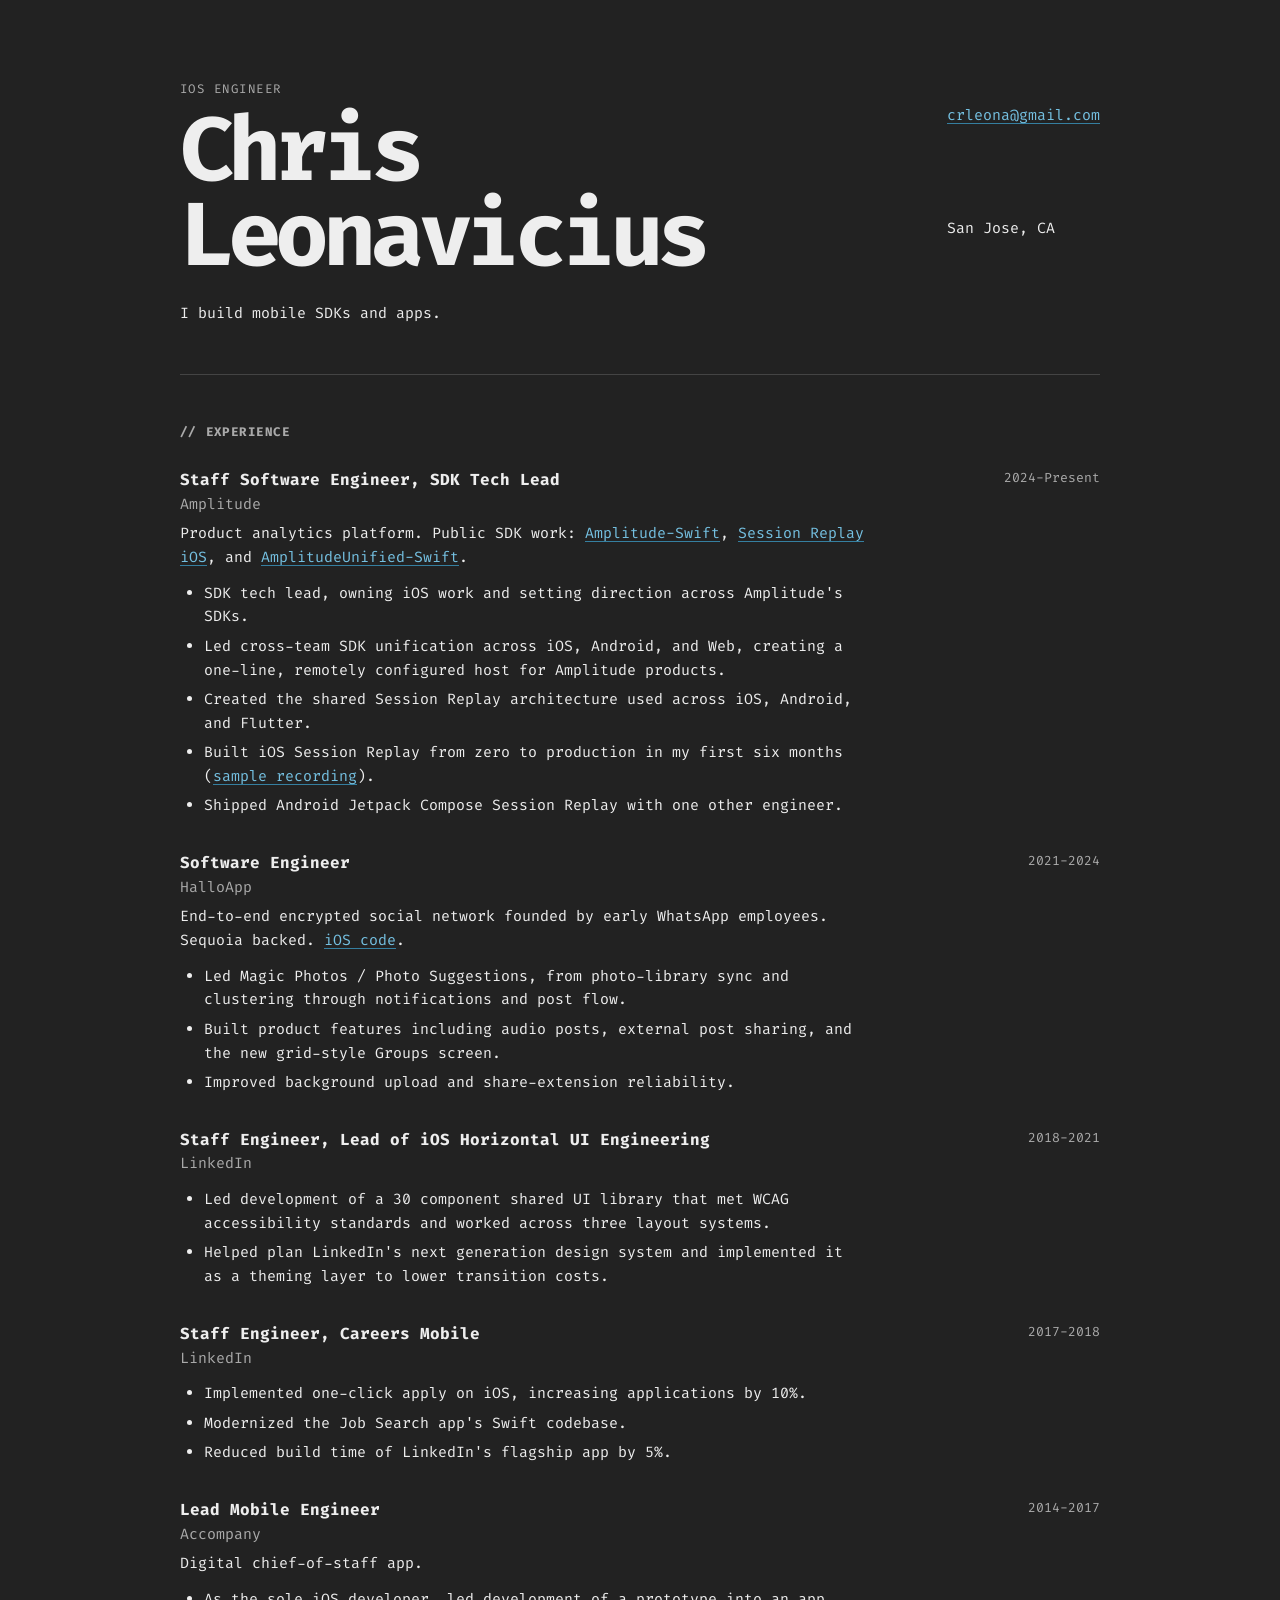
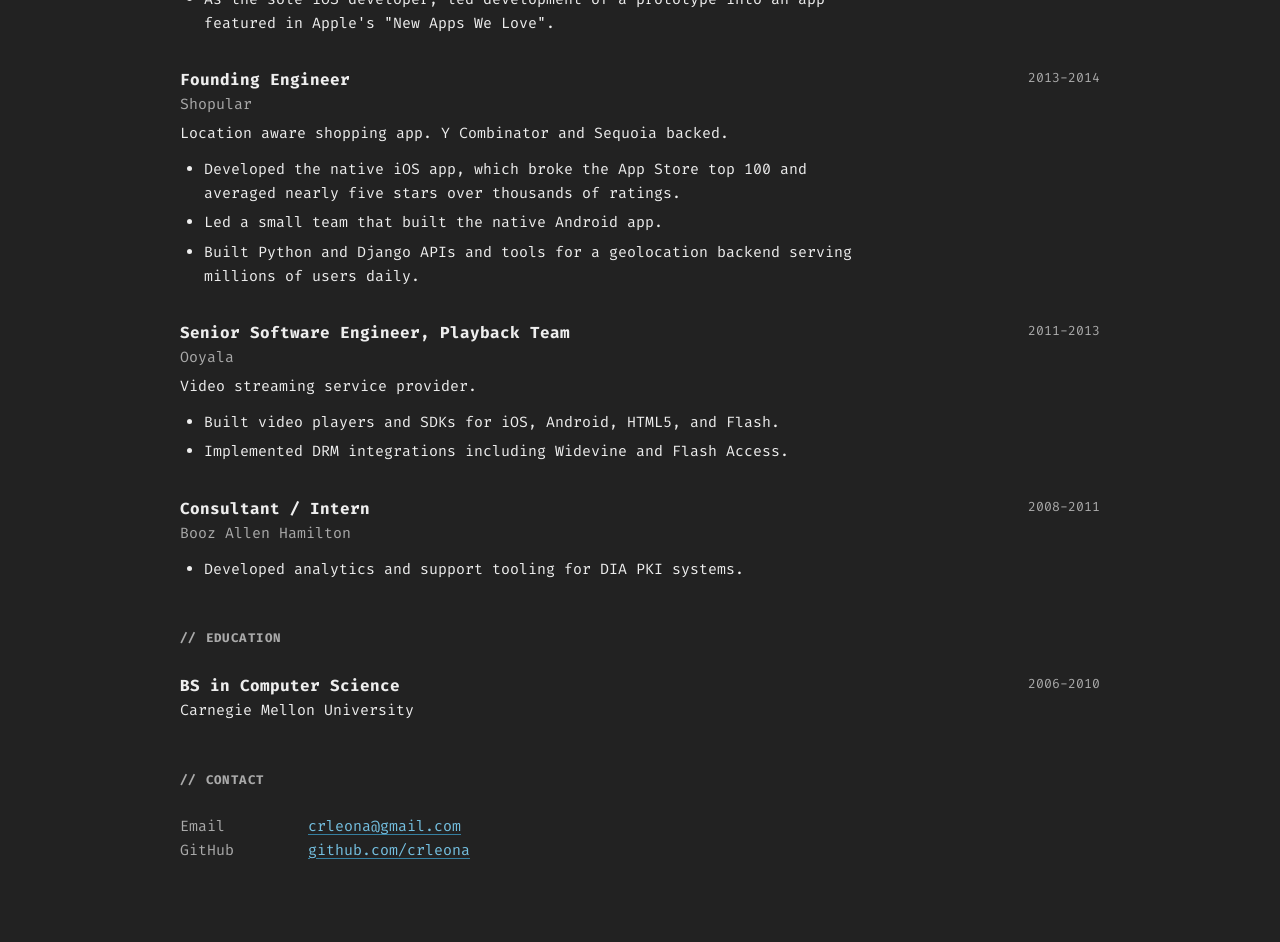
<file: index.html>
<!doctype html>
<html lang="en">
  <head>
    <meta charset="UTF-8" />
    <meta name="viewport" content="width=device-width, initial-scale=1.0" />
    <meta
      name="description"
      content="Resume of Chris Leonavicius, an iOS engineer."
    />
    <title>Chris Leonavicius - iOS Engineer</title>
    <link
      href="https://fonts.googleapis.com/css2?family=Fira+Code:wght@400;700&display=swap"
      rel="stylesheet"
    />
    <link rel="stylesheet" href="styles.css" />
  </head>
  <body>
    <main class="resume">
      <header class="masthead">
        <div>
          <p class="eyebrow">iOS Engineer</p>
          <h1>Chris Leonavicius</h1>
          <p class="summary">
            I build mobile SDKs and apps.
          </p>
        </div>

        <address class="contact" aria-label="Contact information">
          <a href="mailto:crleona@gmail.com">crleona@gmail.com</a>
          <span>San Jose, CA</span>
        </address>
      </header>

      <section aria-labelledby="experience-heading">
        <h2 id="experience-heading">Experience</h2>

        <article class="entry">
          <header class="entry-header">
            <div>
              <h3>Staff Software Engineer, SDK Tech Lead</h3>
              <p class="organization"><a href="https://amplitude.com/">Amplitude</a></p>
            </div>
            <p class="date">2024-Present</p>
          </header>
          <p class="description">
            Product analytics platform. Public SDK work:
            <a href="https://github.com/amplitude/Amplitude-Swift">Amplitude-Swift</a>,
            <a href="https://github.com/amplitude/AmplitudeSessionReplay-iOS">Session Replay iOS</a>,
            and
            <a href="https://github.com/amplitude/amplitudeunified-swift">AmplitudeUnified-Swift</a>.
          </p>
          <ul>
            <li>
              SDK tech lead, owning iOS work and setting direction across
              Amplitude's SDKs.
            </li>
            <li>
              Led cross-team SDK unification across iOS, Android, and Web,
              creating a one-line, remotely configured host for Amplitude
              products.
            </li>
            <li>
              Created the shared Session Replay architecture used across iOS,
              Android, and Flutter.
            </li>
            <li>
              Built iOS Session Replay from zero to production in my first six
              months<span class="screen-only">
              (<a href="ios_session_replay.html">sample recording</a>)</span>.
            </li>
            <li>
              Shipped Android Jetpack Compose Session Replay with one other
              engineer.
            </li>
          </ul>
        </article>

        <article class="entry">
          <header class="entry-header">
            <div>
              <h3>Software Engineer</h3>
              <p class="organization">
                <a href="https://www.theverge.com/2021/7/19/22584551/halloapp-private-social-network-by-early-whatsapp-employees">HalloApp</a>
              </p>
            </div>
            <p class="date">2021-2024</p>
          </header>
          <p class="description">
            End-to-end encrypted social network founded by early WhatsApp
            employees. Sequoia backed.
            <a href="https://github.com/HalloAppInc/halloapp-ios-pub">iOS code</a>.
          </p>
          <ul>
            <li>
              Led Magic Photos / Photo Suggestions, from photo-library sync and
              clustering through notifications and post flow.
            </li>
            <li>
              Built product features including audio posts, external post
              sharing, and the new grid-style Groups screen.
            </li>
            <li>
              Improved background upload and share-extension reliability.
            </li>
          </ul>
        </article>

        <article class="entry">
          <header class="entry-header">
            <div>
              <h3>Staff Engineer, Lead of iOS Horizontal UI Engineering</h3>
              <p class="organization"><a href="https://www.linkedin.com/">LinkedIn</a></p>
            </div>
            <p class="date">2018-2021</p>
          </header>
          <ul>
            <li>
              Led development of a 30 component shared UI library that met
              WCAG accessibility standards and worked across three layout
              systems.
            </li>
            <li>
              Helped plan LinkedIn's next generation design system and
              implemented it as a theming layer to lower transition costs.
            </li>
          </ul>
        </article>

        <article class="entry">
          <header class="entry-header">
            <div>
              <h3>Staff Engineer, Careers Mobile</h3>
              <p class="organization"><a href="https://www.linkedin.com/">LinkedIn</a></p>
            </div>
            <p class="date">2017-2018</p>
          </header>
          <ul>
            <li>
              Implemented one-click apply on iOS, increasing applications by
              10%.
            </li>
            <li>
              Modernized the Job Search app's Swift codebase.
            </li>
            <li>
              Reduced build time of LinkedIn's flagship app by 5%.
            </li>
          </ul>
        </article>

        <article class="entry">
          <header class="entry-header">
            <div>
              <h3>Lead Mobile Engineer</h3>
              <p class="organization">
                <a href="https://techcrunch.com/2014/06/16/accompani-wants-to-be-the-relationship-manager-to-rule-them-all/">Accompany</a>
              </p>
            </div>
            <p class="date">2014-2017</p>
          </header>
          <p class="description">
            Digital chief-of-staff app.
          </p>
          <ul>
            <li>
              As the sole iOS developer, led development of a prototype into an
              app featured in Apple's "New Apps We Love".
            </li>
          </ul>
        </article>

        <article class="entry">
          <header class="entry-header">
            <div>
              <h3>Founding Engineer</h3>
              <p class="organization">
                <a href="https://techcrunch.com/2013/09/26/mobile-deal-finding-app-shopular-raises-6-4-million-series-a-from-sequoia/">Shopular</a>
              </p>
            </div>
            <p class="date">2013-2014</p>
          </header>
          <p class="description">
            Location aware shopping app. Y Combinator and Sequoia backed.
          </p>
          <ul>
            <li>
              Developed the native iOS app, which broke the App Store top 100
              and averaged nearly five stars over thousands of ratings.
            </li>
            <li>
              Led a small team that built the native Android app.
            </li>
            <li>
              Built Python and Django APIs and tools for a geolocation backend
              serving millions of users daily.
            </li>
          </ul>
        </article>

        <article class="entry">
          <header class="entry-header">
            <div>
              <h3>Senior Software Engineer, Playback Team</h3>
              <p class="organization">
                <a href="https://techcrunch.com/2011/08/16/ooyala-now-powering-espns-billion-plus-video-streams/">Ooyala</a>
              </p>
            </div>
            <p class="date">2011-2013</p>
          </header>
          <p class="description">
            Video streaming service provider.
          </p>
          <ul>
            <li>
              Built video players and SDKs for iOS, Android, HTML5, and Flash.
            </li>
            <li>
              Implemented DRM integrations including Widevine and Flash Access.
            </li>
          </ul>
        </article>

        <article class="entry">
          <header class="entry-header">
            <div>
              <h3>Consultant / Intern</h3>
              <p class="organization"><a href="https://www.boozallen.com/">Booz Allen Hamilton</a></p>
            </div>
            <p class="date">2008-2011</p>
          </header>
          <ul>
            <li>
              Developed analytics and support tooling for DIA PKI systems.
            </li>
          </ul>
        </article>
      </section>

      <section aria-labelledby="education-heading">
        <h2 id="education-heading">Education</h2>
        <div class="education">
          <header class="entry-header">
            <div>
              <h3>BS in Computer Science</h3>
              <p>Carnegie Mellon University</p>
            </div>
            <p class="date">2006-2010</p>
          </header>
        </div>
      </section>

      <section aria-labelledby="contact-heading">
        <h2 id="contact-heading">Contact</h2>
        <div class="education">
          <div class="contact-row">
            <span>Email</span>
            <a href="mailto:crleona@gmail.com">crleona@gmail.com</a>
          </div>
          <div class="contact-row">
            <span>GitHub</span>
            <a href="https://github.com/crleona">github.com/crleona</a>
          </div>
        </div>
      </section>

      <footer class="print-footer">
        Full resume and links: <a href="https://www.crleona.dev/">www.crleona.dev</a>
      </footer>

    </main>
  </body>
</html>
</file>
<file: styles.css>
:root {
  color-scheme: dark;
  --bg: #222;
  --fg: #eee;
  --dim: #aaa;
  --rule: #444;
  --link: #75c1e2;
  --link-rule: #357fa0;
}

* { box-sizing: border-box; }

body {
  margin: 0;
  background: var(--bg);
  color: var(--fg);
  font: .93rem/1.6 "Fira Code", monospace;
}

a {
  color: var(--link);
  text-underline-offset: .2em;
  text-decoration-color: var(--link-rule);
}

main {
  width: min(920px, calc(100% - 2.5rem));
  margin: 5rem auto;
}

.masthead {
  display: grid;
  grid-template-columns: 1fr auto;
  gap: 4rem;
  padding-bottom: 3rem;
  border-bottom: 1px solid var(--rule);
}

.eyebrow,
h2,
.organization,
.date,
dt { color: var(--dim); }

.organization a {
  color: var(--dim);
  text-decoration: none;
}

.eyebrow,
h2 {
  font-size: .78rem;
  letter-spacing: .12em;
  text-transform: uppercase;
}

.eyebrow { margin: 0 0 .5rem; }

h1 {
  margin: 0;
  font-size: clamp(2.8rem, 9vw, 5.6rem);
  letter-spacing: -.07em;
  line-height: .95;
}

.summary {
  max-width: 58ch;
  margin: 1.5rem 0 0;
}

.contact {
  display: grid;
  gap: .25rem;
  padding-top: 1.5rem;
  font-style: normal;
}

section { margin-top: 3rem; }

h2 { margin: 0 0 1.5rem; }
h2::before { content: "// "; }

.entry + .entry { margin-top: 2rem; }

.entry-header {
  display: flex;
  gap: 2rem;
  justify-content: space-between;
}

h3,
.entry-header p,
.description,
.project p,
.education p { margin: 0; }

h3 { font-size: 1rem; }

.date,
.project-link {
  flex: none;
  font-size: .82rem;
}

ul {
  max-width: 76ch;
  margin: .75rem 0 0;
  padding-left: 1.5rem;
}

li + li { margin-top: .35rem; }
.description { max-width: 76ch; margin-top: .35rem; }
.project p { max-width: 76ch; margin-top: .5rem; }

.two-column {
  display: grid;
  grid-template-columns: 1.5fr 1fr;
  gap: 4rem;
}

.skills { margin: 0; }

.skills div {
  display: grid;
  grid-template-columns: 7rem 1fr;
  gap: 1rem;
}

.skills div + div { margin-top: .5rem; }
dd { margin: 0; }

.contact-row {
  display: grid;
  grid-template-columns: 7rem 1fr;
  gap: 1rem;
}

.contact-row span { color: var(--dim); }

.print-footer { display: none; }

@media (max-width: 700px) {
  main { margin: 2.5rem auto; }

  .masthead,
  .two-column {
    grid-template-columns: 1fr;
    gap: 1.5rem;
  }

  .masthead { padding-bottom: 2rem; }
  .contact { padding-top: 0; }
  section { margin-top: 2.5rem; }
}

@media print {
  @page { size: letter; margin: .55in .62in; }

  :root {
    color-scheme: light;
    --bg: #fff;
    --fg: #000;
    --dim: #333;
    --rule: #bbb;
    --link: #000;
    --link-rule: #bbb;
  }

  body { font-size: 10.3pt; line-height: 1.4; }
  main { width: 100%; margin: 0; }
  .masthead { gap: .35in; padding-bottom: .2in; }
  h1 { font-size: 36pt; }
  section { margin-top: .2in; }
  h2 { margin-bottom: .08in; }
  .entry + .entry { margin-top: .12in; }
  ul { margin-top: .04in; }
  .two-column { gap: .35in; }
  a { color: inherit; text-decoration: none; }
  .screen-only { display: none; }
  .print-footer {
    display: block;
    margin-top: .2in;
    padding-top: .08in;
    border-top: 1px solid var(--rule);
    color: var(--dim);
    font-size: 9pt;
    break-inside: avoid;
  }

  article { break-inside: avoid; }
}
</file>
